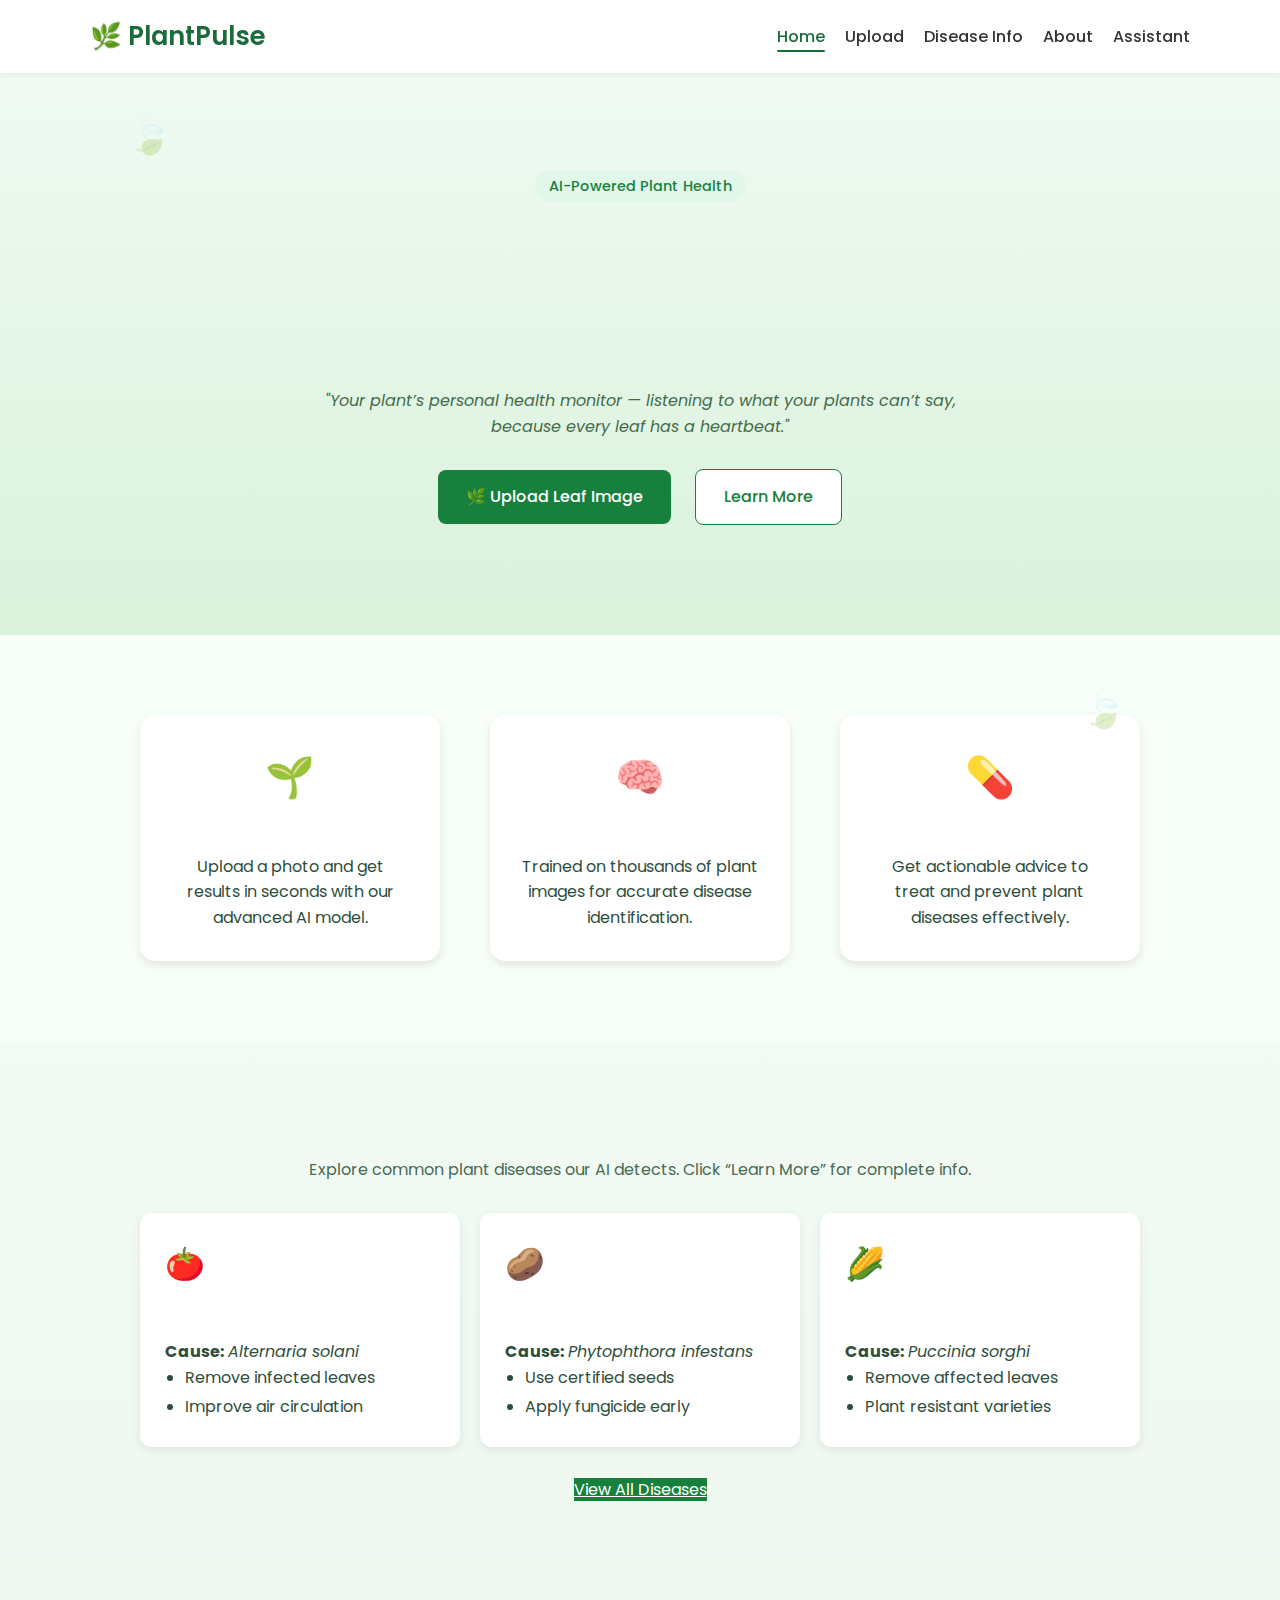
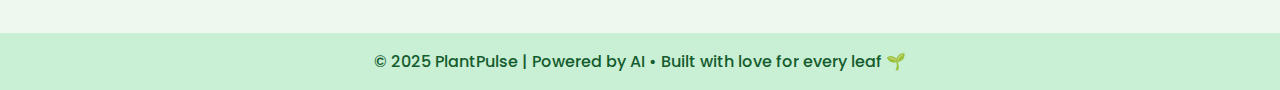
<file: index.html>
<!DOCTYPE html>
<html lang="en">
  <style>
  .fade-in { opacity: 1 !important; transform: none !important; }
</style>
<head>
  <meta charset="UTF-8" />
  <meta name="viewport" content="width=device-width, initial-scale=1.0" />
  <title>PlantPulse - AI Plant Health Detector</title>
  <link rel="stylesheet" href="style.css" />
  <link href="https://fonts.googleapis.com/css2?family=Poppins:wght@300;400;500;600&display=swap" rel="stylesheet">
</head>
<body>

  <!--  NAVBAR -->
  <header class="navbar">
    <div class="nav-container">
      <div class="logo">🌿 PlantPulse</div>
      <nav>
        <ul>
          <li><a href="index.html" class="active">Home</a></li>
          <li><a href="upload.html">Upload</a></li>
          <li><a href="info.html">Disease Info</a></li>
          <li><a href="about.html">About</a></li>
          <li><a href="assistant.html">Assistant</a></li>

        </ul>
      </nav>
    </div>
  </header>

  <!--  HERO SECTION -->
  <section class="hero fade-in" id="home">
    <div class="hero-text">
      <span class="badge">AI-Powered Plant Health</span>
      <h1>Detect Plant Diseases <span class="highlight">Instantly with AI</span></h1>
      <p class="tagline">"Your plant’s personal health monitor — listening to what your plants can’t say, because every leaf has a heartbeat."</p>
      <div class="buttons">
        <a href="upload.html" class="btn primary">🌿 Upload Leaf Image</a>
        <a href="info.html" class="btn secondary">Learn More</a>
      </div>
    </div>
  </section>

  <!--  FEATURES SECTION -->
  <section class="features fade-in" id="features">
    <div class="container">
      <div class="feature-card">
        <div class="icon">🌱</div>
        <h3>Instant Detection</h3>
        <p>Upload a photo and get results in seconds with our advanced AI model.</p>
      </div>

      <div class="feature-card">
        <div class="icon">🧠</div>
        <h3>AI-Powered</h3>
        <p>Trained on thousands of plant images for accurate disease identification.</p>
      </div>

      <div class="feature-card">
        <div class="icon">💊</div>
        <h3>Treatment Tips</h3>
        <p>Get actionable advice to treat and prevent plant diseases effectively.</p>
      </div>
    </div>
  </section>

  <!--  MINI PREVIEW SECTION -->
  <section class="preview-section fade-in" id="preview" style="padding:70px 0; text-align:center;">
    <div style="max-width:1000px; margin:0 auto;">
      <h2 style="color:#114c2d; margin-bottom:8px;">Know Your Plant’s Health</h2>
      <p style="color:#476b55; margin-bottom:30px;">Explore common plant diseases our AI detects. Click “Learn More” for complete info.</p>

      <div class="disease-grid" style="gap:20px;">
        <div class="disease-card">
          <div class="icon">🍅</div>
          <h3>Tomato Early Blight</h3>
          <p><b>Cause:</b> <i>Alternaria solani</i></p>
          <ul>
            <li>Remove infected leaves</li>
            <li>Improve air circulation</li>
          </ul>
        </div>

        <div class="disease-card">
          <div class="icon">🥔</div>
          <h3>Potato Late Blight</h3>
          <p><b>Cause:</b> <i>Phytophthora infestans</i></p>
          <ul>
            <li>Use certified seeds</li>
            <li>Apply fungicide early</li>
          </ul>
        </div>

        <div class="disease-card">
          <div class="icon">🌽</div>
          <h3>Corn Common Rust</h3>
          <p><b>Cause:</b> <i>Puccinia sorghi</i></p>
          <ul>
            <li>Remove affected leaves</li>
            <li>Plant resistant varieties</li>
          </ul>
        </div>
      </div>

      <div style="margin-top:30px;">
        <a href="info.html" class="btn primary">View All Diseases</a>
      </div>
    </div>
  </section>

  <!--  FOOTER -->
  <footer>© 2025 PlantPulse | Powered by AI • Built with love for every leaf 🌱</footer>

  <!--  SCRIPT -->
  <script src="script.js"></script> 
</body>
</html>
</file>
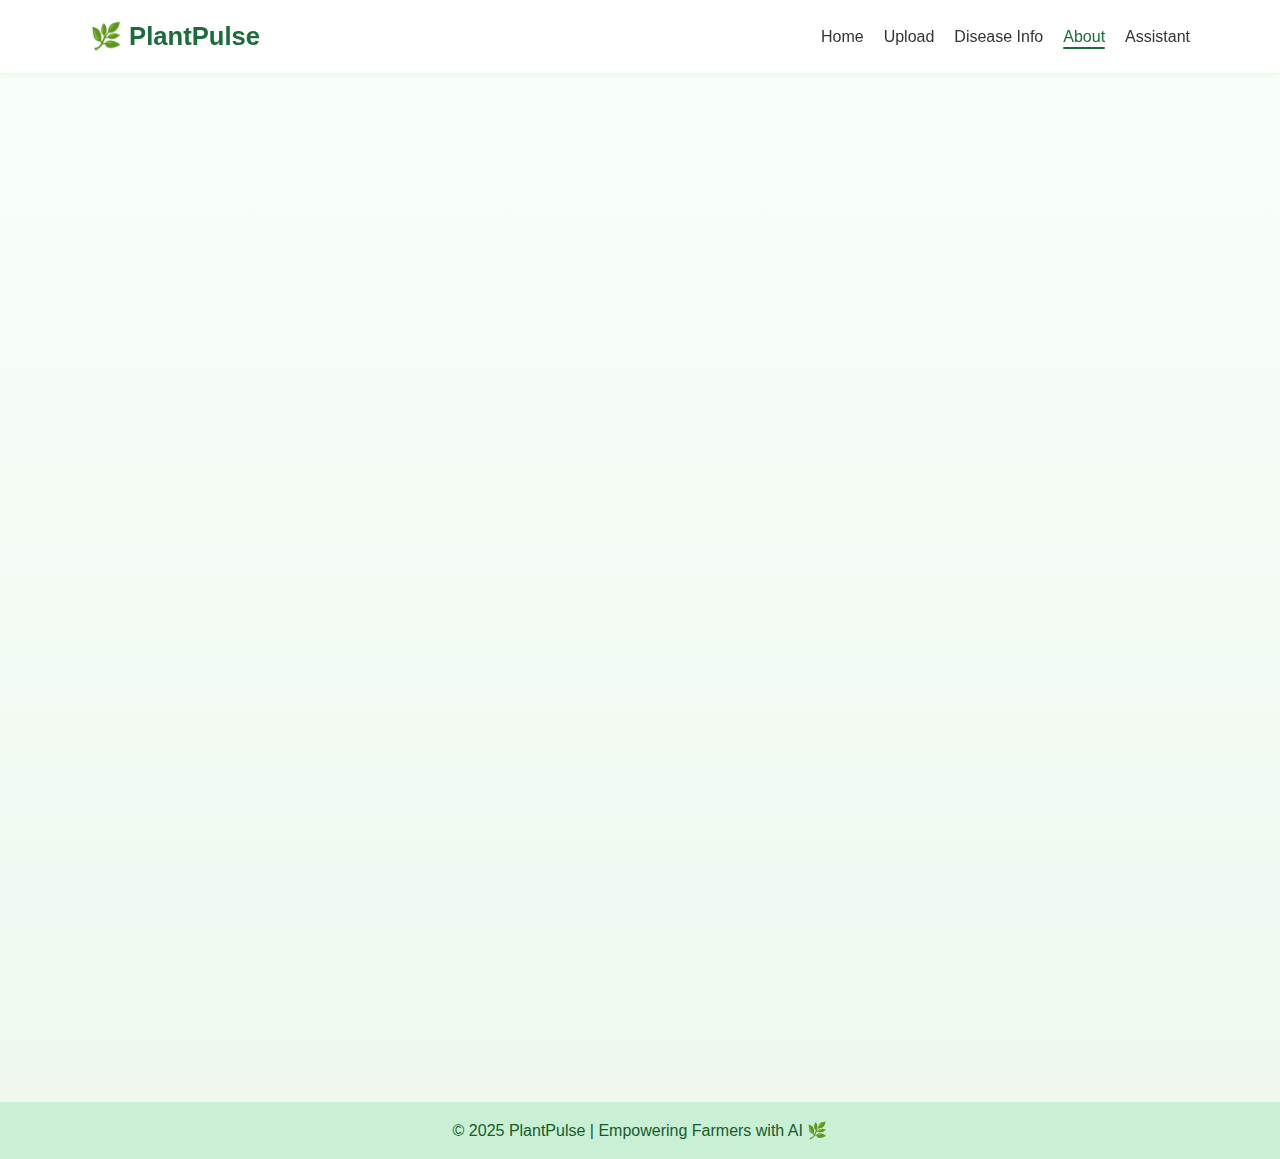
<file: about.html>
<!DOCTYPE html>
<html lang="en">
<head>
  <meta charset="UTF-8" />
  <meta name="viewport" content="width=device-width, initial-scale=1.0" />
  <title>About - PlantPulse</title>
  <link rel="stylesheet" href="style.css" />
</head>
<body>
  <header class="navbar">
    <div class="nav-container">
      <div class="logo">🌿 PlantPulse</div>
      <nav>
        <ul>
          <li><a href="index.html">Home</a></li>
          <li><a href="upload.html">Upload</a></li>
          <li><a href="info.html">Disease Info</a></li>
          <li><a href="about.html" class="active">About</a></li>
          <li><a href="assistant.html" >Assistant</a></li>
        </ul>
      </nav>
    </div>
  </header>

  <section class="about-section fade-in">
    <h2>About PlantPulse</h2>
    <p>Where AI meets nature to protect every leaf.</p>

    <div class="about-card">
      <h3>🌿 Our Mission</h3>
      <p>PlantPulse was built to help every farmer, gardener, and plant lover detect plant diseases early and act fast using deep learning models trained on thousands of images.</p>
    </div>

    <div class="about-card">
      <h3>🎯 Our Vision</h3>
      <p>To make plant health diagnosis accessible to everyone — building a sustainable future through AI-driven agriculture where technology and nature work hand in hand.</p>
    </div>

    <div class="about-grid">
      <div class="about-box">
        <div class="icon">🧠</div>
        <h4>AI-Powered</h4>
        <p>Deep learning models trained on plant disease images.</p>
      </div>
      <div class="about-box">
        <div class="icon">🌱</div>
        <h4>Nature First</h4>
        <p>Combining tech with agricultural expertise for sustainability.</p>
      </div>
      <div class="about-box">
        <div class="icon">💚</div>
        <h4>Made with Care</h4>
        <p>Built with love for every plant, farmer, and gardener.</p>
      </div>
    </div>
  </section>

  <footer>© 2025 PlantPulse | Empowering Farmers with AI 🌿</footer>
</body>
</html>
</file>
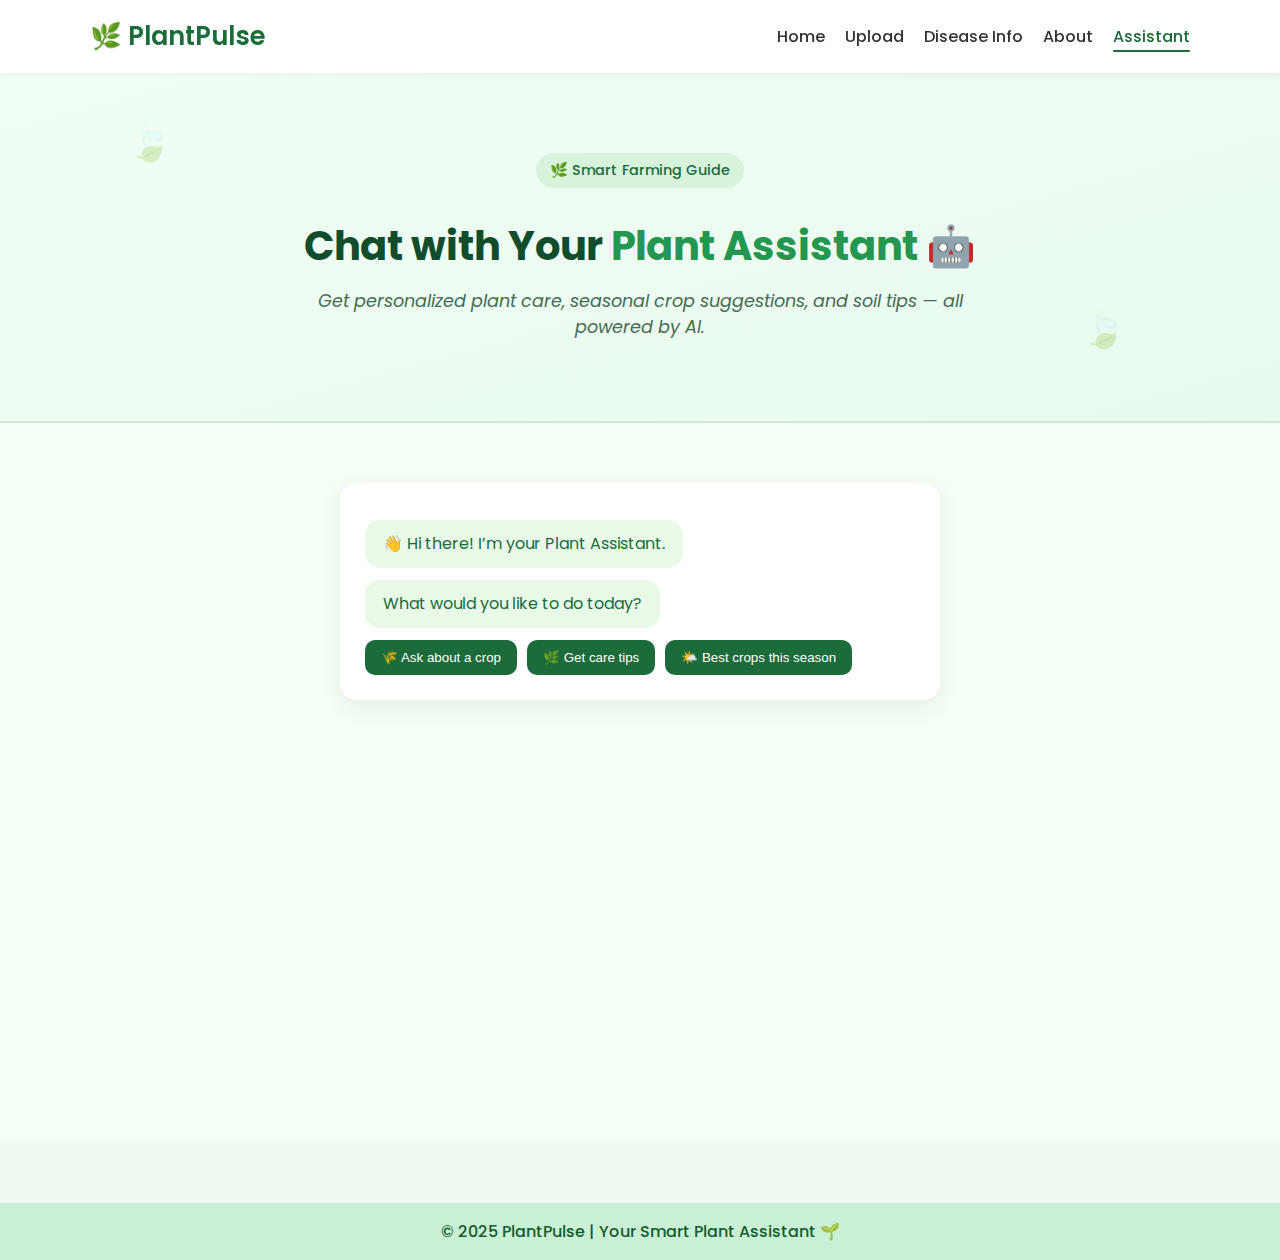
<file: assistant.html>
<!DOCTYPE html>
<html lang="en">
<head>
  <meta charset="UTF-8" />
  <meta name="viewport" content="width=device-width, initial-scale=1.0" />
  <title>Plant Assistant - PlantPulse</title>
  <link rel="stylesheet" href="style.css" />
  <link href="https://fonts.googleapis.com/css2?family=Poppins:wght@400;500;600&display=swap" rel="stylesheet">
</head>
<body>

  <!-- 🌿 NAVBAR -->
  <header class="navbar">
    <div class="nav-container">
      <div class="logo">🌿 PlantPulse</div>
      <nav>
        <ul>
          <li><a href="index.html">Home</a></li>
          <li><a href="upload.html">Upload</a></li>
          <li><a href="info.html">Disease Info</a></li>
          <li><a href="about.html">About</a></li>
          <li><a href="assistant.html" class="active">Assistant</a></li>
        </ul>
      </nav>
    </div>
  </header>

  <!-- 🤖 ASSISTANT HERO SECTION -->
  <section class="hero fade-in" id="assistant">
    <div class="hero-text">
      <span class="badge">🌿 Smart Farming Guide</span>
      <h1>Chat with Your <span class="highlight">Plant Assistant</span> 🤖</h1>
      <p class="tagline">
        Get personalized plant care, seasonal crop suggestions, and soil tips — all powered by AI.
      </p>
    </div>
  </section>

  <!-- 💬 CHATBOT SECTION -->
  <section class="chatbot-section fade-in visible">
    <div class="chat-container" id="chatContainer">
      <!-- JS dynamically adds messages here -->
    </div>
  </section>

  <!-- 🌱 FOOTER -->
  <footer>© 2025 PlantPulse | Your Smart Plant Assistant 🌱</footer>

  <!-- ✅ Scripts -->
  <script src="assistant.js"></script>

  <!-- Ensure fade-in is visible -->
  <script>
    document.addEventListener("DOMContentLoaded", () => {
      document.querySelectorAll(".fade-in").forEach(el => el.classList.add("visible"));
    });
  </script>

</body>
</html>
</file>
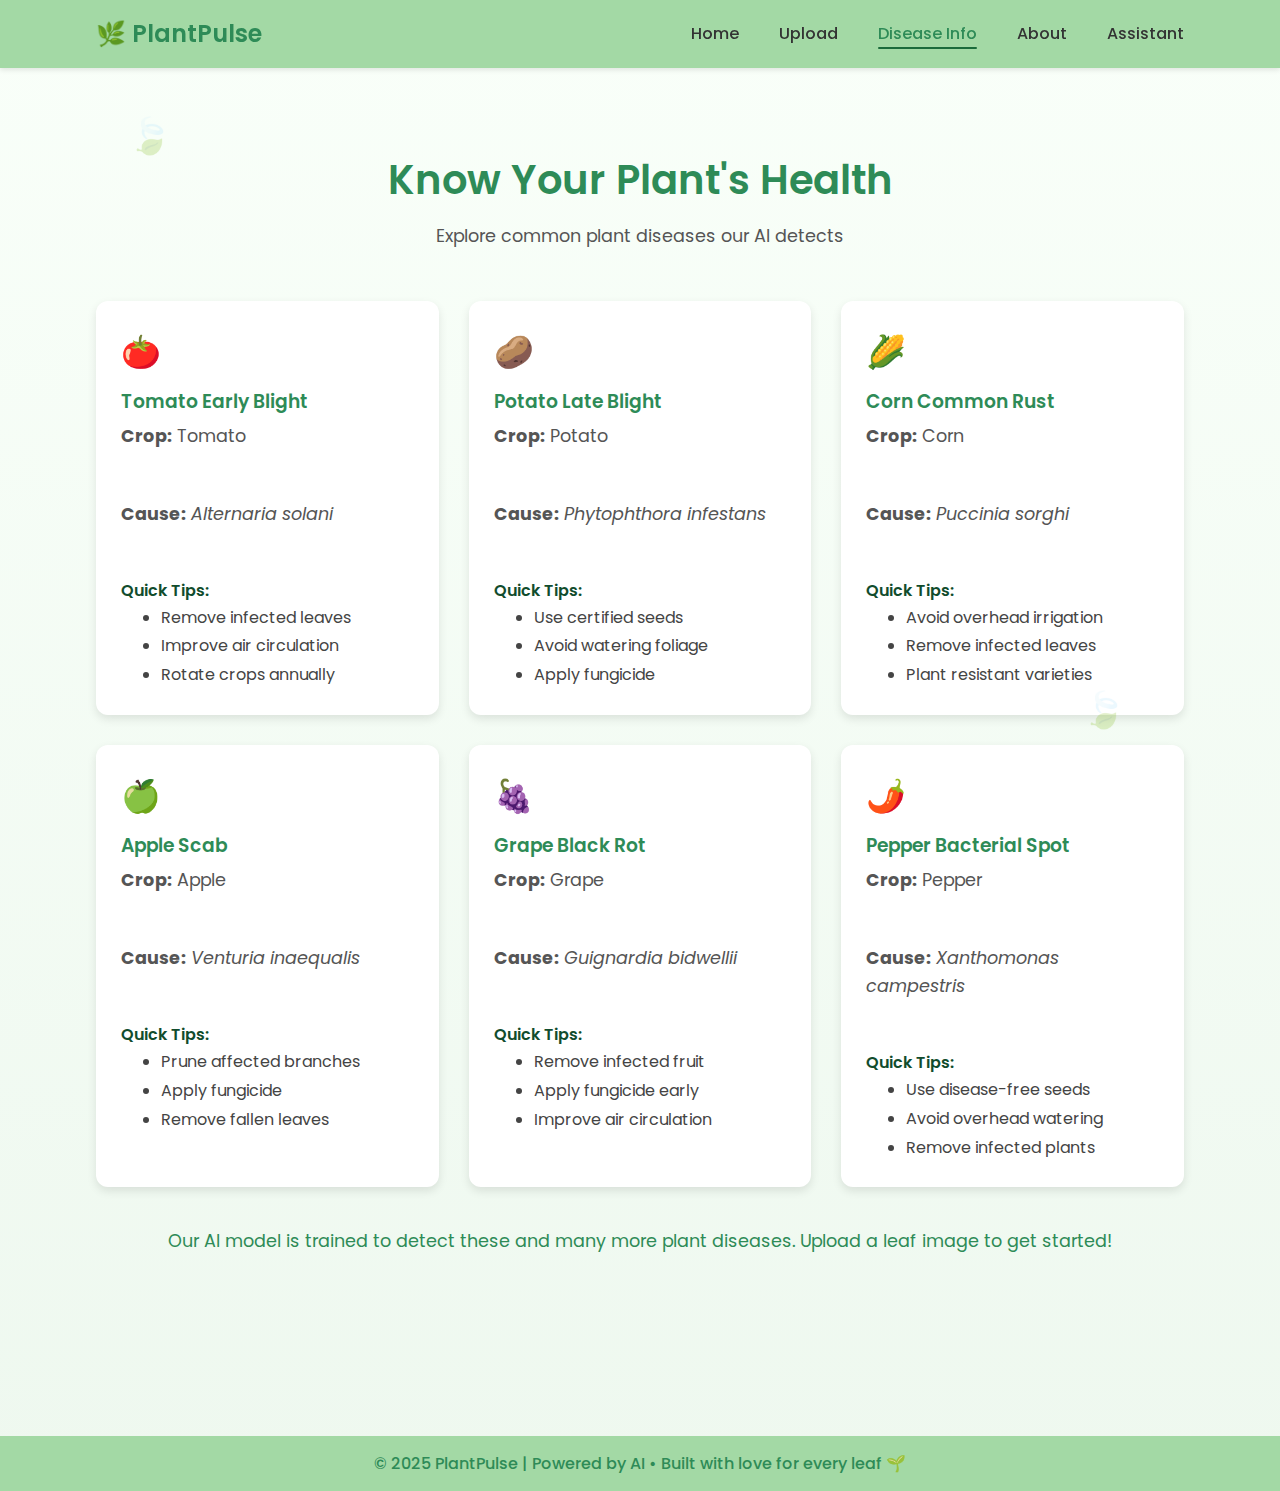
<file: info.html>
<!DOCTYPE html>
<html lang="en">
<head>
  <meta charset="UTF-8" />
  <meta name="viewport" content="width=device-width, initial-scale=1.0" />
  <title>PlantPulse - Disease Info</title>
  <link rel="stylesheet" href="style.css" />
  <link href="https://fonts.googleapis.com/css2?family=Poppins:wght@300;400;500;600&display=swap" rel="stylesheet">
  <style>
    html {
      scroll-behavior: smooth;
    }
    body {
      font-family: 'Poppins', sans-serif;
      background-color: #f8fff8;
      margin: 0;
      color: #333;
      line-height: 1.6;
    }

    .navbar {
      background-color: #A3D9A5;
      padding: 15px 0;
      box-shadow: 0 2px 5px rgba(0,0,0,0.1);
      position: sticky;
      top: 0;
      z-index: 100;
    }

    .nav-container {
      width: 85%;
      margin: 0 auto;
      display: flex;
      justify-content: space-between;
      align-items: center;
    }

    .logo {
      font-size: 1.5rem;
      font-weight: 600;
      color: #2E8B57;
    }

    nav ul {
      list-style: none;
      display: flex;
      gap: 20px;
      margin: 0;
      padding: 0;
    }

    nav ul li a {
      text-decoration: none;
      color: #333;
      font-weight: 500;
      transition: color 0.3s ease;
    }

    nav ul li a:hover,
    nav ul li a.active {
      color: #2E8B57;
    }

    /* Main section */
    .info-section {
      padding: 80px 0;
      text-align: center;
    }

    .info-section h1 {
      font-size: 2.5rem;
      color: #2E8B57;
      margin-bottom: 10px;
    }

    .info-section p {
      font-size: 1.1rem;
      color: #555;
      margin-bottom: 50px;
    }

    /* Disease grid */
    .disease-grid {
      display: grid;
      grid-template-columns: repeat(auto-fit, minmax(300px, 1fr));
      gap: 30px;
      width: 85%;
      margin: 0 auto;
    }

    .disease-card {
      background: #fff;
      border-radius: 12px;
      box-shadow: 0 4px 10px rgba(0,0,0,0.1);
      padding: 25px;
      transition: transform 0.3s ease, box-shadow 0.3s ease;
      position: relative;
      overflow: hidden;
      animation: fadeUp 0.8s ease forwards;
    }

    .disease-card:hover {
      transform: translateY(-8px);
      box-shadow: 0 8px 16px rgba(0,0,0,0.15);
    }

    .disease-card .icon {
      font-size: 2rem;
      margin-bottom: 10px;
    }

    .disease-card h3 {
      color: #2E8B57;
      margin-bottom: 5px;
    }

    .disease-card ul {
      list-style: disc;
      padding-left: 20px;
      text-align: left;
      color: #444;
    }

    @keyframes fadeUp {
      from { opacity: 0; transform: translateY(20px); }
      to { opacity: 1; transform: translateY(0); }
    }

    footer {
      text-align: center;
      background: #A3D9A5;
      padding: 15px;
      color: #2E8B57;
      font-weight: 500;
      margin-top: 50px;
    }
  </style>
</head>
<body>

  <!-- Navbar -->
  <header class="navbar">
    <div class="nav-container">
      <div class="logo">🌿 PlantPulse</div>
      <nav>
        <ul>
          <li><a href="index.html">Home</a></li>
          <li><a href="upload.html">Upload</a></li>
          <li><a href="info.html" class="active">Disease Info</a></li>
          <li><a href="about.html">About</a></li>
          <li><a href="assistant.html" >Assistant</a></li>
        </ul>
      </nav>
    </div>
  </header>

  <!-- Info Section -->
  <section class="info-section">
    <h1>Know Your Plant's Health</h1>
    <p>Explore common plant diseases our AI detects</p>

    <div class="disease-grid">
      <!-- Row 1 -->
      <div class="disease-card">
        <div class="icon">🍅</div>
        <h3>Tomato Early Blight</h3>
        <p><b>Crop:</b> Tomato</p>
        <p><b>Cause:</b> <i>Alternaria solani</i></p>
        <h4>Quick Tips:</h4>
        <ul>
          <li>Remove infected leaves</li>
          <li>Improve air circulation</li>
          <li>Rotate crops annually</li>
        </ul>
      </div>

      <div class="disease-card">
        <div class="icon">🥔</div>
        <h3>Potato Late Blight</h3>
        <p><b>Crop:</b> Potato</p>
        <p><b>Cause:</b> <i>Phytophthora infestans</i></p>
        <h4>Quick Tips:</h4>
        <ul>
          <li>Use certified seeds</li>
          <li>Avoid watering foliage</li>
          <li>Apply fungicide</li>
        </ul>
      </div>

      <div class="disease-card">
        <div class="icon">🌽</div>
        <h3>Corn Common Rust</h3>
        <p><b>Crop:</b> Corn</p>
        <p><b>Cause:</b> <i>Puccinia sorghi</i></p>
        <h4>Quick Tips:</h4>
        <ul>
          <li>Avoid overhead irrigation</li>
          <li>Remove infected leaves</li>
          <li>Plant resistant varieties</li>
        </ul>
      </div>

      <!-- Row 2 (NEW Cards) -->
      <div class="disease-card">
        <div class="icon">🍏</div>
        <h3>Apple Scab</h3>
        <p><b>Crop:</b> Apple</p>
        <p><b>Cause:</b> <i>Venturia inaequalis</i></p>
        <h4>Quick Tips:</h4>
        <ul>
          <li>Prune affected branches</li>
          <li>Apply fungicide</li>
          <li>Remove fallen leaves</li>
        </ul>
      </div>

      <div class="disease-card">
        <div class="icon">🍇</div>
        <h3>Grape Black Rot</h3>
        <p><b>Crop:</b> Grape</p>
        <p><b>Cause:</b> <i>Guignardia bidwellii</i></p>
        <h4>Quick Tips:</h4>
        <ul>
          <li>Remove infected fruit</li>
          <li>Apply fungicide early</li>
          <li>Improve air circulation</li>
        </ul>
      </div>

      <div class="disease-card">
        <div class="icon">🌶️</div>
        <h3>Pepper Bacterial Spot</h3>
        <p><b>Crop:</b> Pepper</p>
        <p><b>Cause:</b> <i>Xanthomonas campestris</i></p>
        <h4>Quick Tips:</h4>
        <ul>
          <li>Use disease-free seeds</li>
          <li>Avoid overhead watering</li>
          <li>Remove infected plants</li>
        </ul>
      </div>
    </div>

    <p style="margin-top: 40px; color: #2E8B57;">
      Our AI model is trained to detect these and many more plant diseases.
      Upload a leaf image to get started!
    </p>
  </section>

  <footer>© 2025 PlantPulse | Powered by AI • Built with love for every leaf 🌱</footer>
</body>
</html>
</file>
<file: style.css>
/* =============== GLOBAL STYLES =============== */
* {
  margin: 0;
  padding: 0;
  box-sizing: border-box;
}

html {
  scroll-behavior: smooth;
}

body {
  font-family: 'Poppins', sans-serif;
  background: linear-gradient(180deg, #f9fff9 0%, #eef8ef 100%);
  color: #1b3b2a;
  line-height: 1.6;
  overflow-x: hidden;
}

h1, h2, h3, h4 {
  font-weight: 600;
}

p {
  color: #2d4e3b;
}

/* =============== NAVBAR =============== */
.navbar {
  background: white;
  padding: 1rem 2rem;
  box-shadow: 0 2px 6px rgba(0,0,0,0.05);
  position: sticky;
  top: 0;
  z-index: 10;
}

.nav-container {
  display: flex;
  justify-content: space-between;
  align-items: center;
  max-width: 1100px;
  margin: 0 auto;
}

.logo {
  font-size: 1.6rem;
  font-weight: 600;
  color: #1b6b3b;
  display: flex;
  align-items: center;
  gap: 6px;
}

nav ul {
  display: flex;
  list-style: none;
}

nav li {
  margin-left: 20px;
}

nav a {
  text-decoration: none;
  color: #333;
  font-weight: 500;
  position: relative;
  padding-bottom: 4px;
  transition: color 0.3s ease;
}

nav a.active, nav a:hover {
  color: #1b6b3b;
}

nav a.active::after, nav a:hover::after {
  content: '';
  position: absolute;
  bottom: 0;
  left: 0;
  width: 100%;
  height: 2px;
  background: #1b6b3b;
  border-radius: 2px;
}

/* =============== HERO SECTION =============== */
.hero {
  display: flex;
  justify-content: center;
  align-items: center;
  text-align: center;
  padding: 100px 20px;
  background: linear-gradient(180deg, #f0faf3 0%, #d9f2db 100%);
}

.hero-text {
  max-width: 700px;
  animation: fadeInUp 1s ease;
}

.badge {
  background: #e0f7ea;
  color: #17803c;
  padding: 6px 14px;
  border-radius: 20px;
  font-weight: 500;
  font-size: 0.9rem;
}

.hero h1 {
  font-size: 3rem;
  font-weight: 700;
  margin: 1rem 0;
  color: #123d24;
}

.highlight {
  color: #17803c;
}

.tagline {
  font-style: italic;
  color: #446b4a;
  margin: 20px 0;
}

.buttons .btn {
  display: inline-block;
  margin: 10px;
  padding: 14px 28px;
  border-radius: 8px;
  font-weight: 500;
  text-decoration: none;
  transition: all 0.3s ease;
}

.primary {
  background: #17803c;
  color: white;
}

.secondary {
  background: white;
  border: 1px solid #17803c;
  color: #17803c;
}

.primary:hover {
  background: #145c2e;
  transform: translateY(-2px);
}

.secondary:hover {
  background: #e3f8e6;
  transform: translateY(-2px);
}

/* =============== FEATURES SECTION =============== */
.features {
  background: #f8fff8;
  padding: 80px 0;
}

.container {
  width: 80%;
  margin: auto;
  display: flex;
  flex-wrap: wrap;
  justify-content: space-around;
  gap: 25px;
}

.feature-card {
  background: white;
  border-radius: 15px;
  box-shadow: 0 4px 10px rgba(0,0,0,0.1);
  padding: 30px;
  width: 300px;
  text-align: center;
  transition: transform 0.3s ease, box-shadow 0.3s ease;
}

.feature-card:hover {
  transform: translateY(-5px);
  box-shadow: 0 8px 16px rgba(0,0,0,0.2);
}

.feature-card .icon {
  font-size: 2.5rem;
  margin-bottom: 15px;
  color: #2E8B57;
}

/* =============== UPLOAD PAGE =============== */
.upload-section {
  text-align: center;
  padding: 80px 20px;
}
/* 🌿 Center uploaded image */
.image-preview {
  display: flex;
  justify-content: center;
  align-items: center;
  margin-top: 30px;
  text-align: center;
  width: 100%;
}

.image-preview img {
  width: 250px;
  height: auto;
  border-radius: 12px;
  box-shadow: 0 4px 10px rgba(0, 0, 0, 0.15);
  display: none;
  animation: fadeIn 0.6s ease-in-out;
}

/* Simple fade-in animation */
@keyframes fadeIn {
  from {
    opacity: 0;
    transform: scale(0.95);
  }
  to {
    opacity: 1;
    transform: scale(1);
  }
}

/* Result Card */
.result-card {
  background: #ffffff;
  border-radius: 12px;
  box-shadow: 0 4px 12px rgba(0,0,0,0.1);
  padding: 25px;
  width: 80%;
  max-width: 500px;
  margin: 30px auto;
  text-align: center;
  animation: fadeInUp 0.8s ease;
}



.result-card h3 {
  color: #1b6b3b;
  margin-bottom: 10px;
}

.progress-bar-container {
  width: 100%;
  height: 12px;
  background: #e0f7ea;
  border-radius: 8px;
  margin-top: 10px;
  overflow: hidden;
}

.progress-bar {
  height: 100%;
  width: 0;
  background: linear-gradient(to right, #2E8B57, #3CB371);
  border-radius: 8px;
  transition: width 1s ease;
}

/* Upload Box Hover Effect */
.upload-box {
  border: 2px dashed #a3d9a5;
  border-radius: 12px;
  padding: 40px;
  background: #ffffff;
  width: 80%;
  max-width: 600px;
  margin: 20px auto;
  cursor: pointer;
  transition: all 0.3s ease;
  text-align: center;
}

.upload-box:hover {
  border-color: #1b6b3b;
  background: #f9fff9;
  transform: scale(1.02);
  box-shadow: 0 4px 10px rgba(0,0,0,0.05);
}

.upload-section h2 {
  font-size: 2rem;
  color: #114c2d;
  margin-bottom: 10px;
}

.upload-section p {
  margin-bottom: 30px;
  color: #476b55;
}




.image-preview {
  margin-top: 20px;
}

.image-preview img {
  width: 200px;
  border-radius: 10px;
  box-shadow: 0 2px 6px rgba(0,0,0,0.2);
  display: none;
}

/* =============== DISEASE INFO PAGE =============== */
.info-section {
  text-align: center;
  padding: 80px 20px;
}

.info-section h2 {
  font-size: 2.2rem;
  color: #114c2d;
  margin-bottom: 10px;
}

.info-section p {
  margin-bottom: 40px;
  color: #476b55;
}

.disease-grid {
  display: grid;
  grid-template-columns: repeat(auto-fit, minmax(300px, 1fr));
  gap: 30px;
  max-width: 1100px;
  margin: 0 auto;
}

.disease-card {
  background: white;
  border-radius: 12px;
  padding: 25px;
  box-shadow: 0 3px 10px rgba(0,0,0,0.08);
  transition: transform 0.3s ease, box-shadow 0.3s ease;
  text-align: left;
}

.disease-card:hover {
  transform: translateY(-6px);
  box-shadow: 0 6px 16px rgba(0,0,0,0.12);
}

.disease-card .icon {
  font-size: 2rem;
  margin-bottom: 10px;
}

.disease-card h3 {
  color: #145c2e;
  margin-bottom: 10px;
}

.disease-card h4 {
  margin-top: 15px;
  color: #114c2d;
}

.disease-card ul {
  margin-left: 20px;
  color: #2d4e3b;
  line-height: 1.8;
}

/* =============== ABOUT PAGE =============== */
.about-section {
  text-align: center;
  padding: 100px 20px;
  background: linear-gradient(180deg, #f7fff8 0%, #e6f9ec 100%);
  position: relative;
  overflow: hidden;
  animation: fadeInUp 1.2s ease forwards;
}

/* 🌿 Floating Leaf Emojis */
.about-section::before, .about-section::after {
  content: "🍃";
  position: absolute;
  font-size: 2.2rem;
  opacity: 0.25;
  animation: floatLeaves 9s linear infinite;
}

.about-section::before {
  top: 12%;
  left: 10%;
  animation-delay: 0s;
}

.about-section::after {
  bottom: 18%;
  right: 12%;
  animation-delay: 4.5s;
}

@keyframes floatLeaves {
  0% { transform: translateY(0) rotate(0deg); opacity: 0.25; }
  50% { transform: translateY(-20px) rotate(15deg); opacity: 0.45; }
  100% { transform: translateY(0) rotate(0deg); opacity: 0.25; }
}

/* 🌱 Heading Styling */
.about-section h2 {
  font-size: 2.8rem;
  color: #104b2b;
  font-weight: 700;
  margin-bottom: 12px;
  animation: popIn 1s ease forwards;
}

.about-section p {
  color: #476b55;
  font-size: 1.15rem;
  margin-top: 5px;
  opacity: 0;
  animation: fadeIn 1.5s ease 0.6s forwards;
}

/* ✨ About Cards Layout */
.about-card {
  background: #ffffff;
  border-radius: 15px;
  box-shadow: 0 4px 12px rgba(0,0,0,0.08);
  padding: 30px;
  margin: 25px auto;
  max-width: 800px;
  text-align: left;
  transition: all 0.4s ease;
  transform: scale(0.98);
  animation: fadeInUp 1s ease forwards;
}

.about-card:hover {
  transform: scale(1.02);
  box-shadow: 0 8px 20px rgba(0,0,0,0.12);
}

/* 🌼 Grid of Info Boxes */
.about-grid {
  display: grid;
  grid-template-columns: repeat(auto-fit, minmax(260px, 1fr));
  gap: 30px;
  margin-top: 50px;
  max-width: 1000px;
  margin-left: auto;
  margin-right: auto;
}

.about-box {
  background: white;
  border-radius: 15px;
  box-shadow: 0 4px 10px rgba(0,0,0,0.08);
  padding: 28px;
  transition: all 0.3s ease;
  position: relative;
  overflow: hidden;
}

.about-box:hover {
  transform: translateY(-6px);
  box-shadow: 0 8px 18px rgba(0,0,0,0.15);
}

/* 🪴 Animated Icon Accent */
.about-box::after {
  content: "🌱";
  position: absolute;
  top: -10px;
  right: -10px;
  font-size: 1.8rem;
  opacity: 0;
  transform: rotate(0deg);
  transition: all 0.4s ease;
}

.about-box:hover::after {
  opacity: 0.8;
  transform: rotate(25deg);
}

.about-box .icon {
  font-size: 2.2rem;
  color: #1b6b3b;
  margin-bottom: 12px;
}

.about-box h4 {
  color: #145c2e;
  margin-bottom: 10px;
  font-weight: 600;
}

/* 🌿 Animations */
@keyframes fadeInUp {
  from { opacity: 0; transform: translateY(30px); }
  to { opacity: 1; transform: translateY(0); }
}

@keyframes fadeIn {
  from { opacity: 0; }
  to { opacity: 1; }
}

@keyframes popIn {
  0% { opacity: 0; transform: scale(0.8) translateY(20px); }
  60% { opacity: 1; transform: scale(1.05) translateY(-5px); }
  100% { opacity: 1; transform: scale(1) translateY(0); }
}

/* 🌿 Chatbot Section */
/* 🌿 Assistant Hero Section */
#assistant {
  background: linear-gradient(to bottom right, #f0fff4, #e8f9ee);
  text-align: center;
  padding: 80px 20px;
  border-bottom: 2px solid #d1e8d3;
}

#assistant .hero-text h1 {
  font-size: 2.5rem;
  color: #114c2d;
  margin-bottom: 10px;
}

#assistant .hero-text .highlight {
  color: #23964f;
}

#assistant .badge {
  display: inline-block;
  background: #d8f3dc;
  color: #1b6b3b;
  padding: 6px 14px;
  border-radius: 20px;
  font-weight: 500;
  margin-bottom: 10px;
}

#assistant .tagline {
  font-size: 1.1rem;
  color: #476b55;
  max-width: 700px;
  margin: 0 auto;
  line-height: 1.5;
}

.chatbot-section {
  display: flex;
  justify-content: center;
  align-items: flex-start;
  min-height: 80vh;
  padding: 60px 20px;
  background: #f6fff6;
}

.chat-container {
  width: 100%;
  max-width: 600px;
  background: white;
  border-radius: 16px;
  padding: 25px;
  box-shadow: 0 6px 25px rgba(0, 0, 0, 0.08);
  font-family: 'Poppins', sans-serif;
}

.bot-message, .user-message {
  margin: 12px 0;
  padding: 12px 18px;
  border-radius: 15px;
  line-height: 1.5;
  width: fit-content;
  max-width: 90%;
}

.bot-message {
  background: #e8f9e8;
  color: #1b6b3b;
}

.user-message {
  background: #c9f0c9;
  margin-left: auto;
}

.options {
  display: flex;
  flex-wrap: wrap;
  gap: 10px;
  margin-top: 10px;
}

.chat-btn {
  background: #1b6b3b;
  color: white;
  border: none;
  border-radius: 10px;
  padding: 10px 16px;
  cursor: pointer;
  transition: all 0.3s ease;
}

.chat-btn:hover {
  background: #23964f;
  transform: scale(1.03);
}


.fertilizer-card {
  background: #e8f9e8;
  border-radius: 12px;
  padding: 15px;
  margin-top: 15px;
  box-shadow: 0 4px 10px rgba(0,0,0,0.08);
  animation: fadeInUp 0.6s ease;
}
.fertilizer-card p {
  margin: 6px 0;
  color: #145c2e;
}

/* =============== FOOTER =============== */
footer {
  background: #c9efd4;
  text-align: center;
  padding: 1rem;
  font-weight: 500;
  color: #145c2e;
  margin-top: 60px;
}

/* =============== ANIMATIONS =============== */
@keyframes fadeInUp {
  from {
    opacity: 0;
    transform: translateY(30px);
  }
  to {
    opacity: 1;
    transform: translateY(0);
  }
}

/* Scroll Animation */
/* 🌿 Fade-in Animation (clean and safe) */
.fade-in {
  opacity: 0;
  transform: translateY(30px);
  transition: opacity 0.8s ease-out, transform 0.8s ease-out;
}

.fade-in.visible {
  opacity: 1;
  transform: translateY(0);
}


/* =============== HEADING POP ANIMATION =============== */
.pop-heading {
  opacity: 0;
  transform: scale(0.8) translateY(20px);
  animation: popIn 0.8s ease-out forwards;
}

@keyframes popIn {
  0% {
    opacity: 0;
    transform: scale(0.8) translateY(20px);
  }
  60% {
    opacity: 1;
    transform: scale(1.05) translateY(-5px);
  }
  100% {
    opacity: 1;
    transform: scale(1) translateY(0);
  }
}
/* 🌿 FLOATING LEAVES ON ALL PAGE HEADINGS */
/* This will automatically apply to all major sections (hero, upload, about, assistant, info) */

.hero::before,
.hero::after,
.upload-section::before,
.upload-section::after,
.about-section::before,
.about-section::after,
.info-section::before,
.info-section::after,
#assistant::before,
#assistant::after {
  content: "🍃";
  position: absolute;
  font-size: 2.2rem;
  opacity: 0.25;
  animation: floatLeaves 9s linear infinite;
  pointer-events: none;
}

/* Positioning for before/after leaves */
.hero::before,
.upload-section::before,
.about-section::before,
.info-section::before,
#assistant::before {
  top: 12%;
  left: 10%;
  animation-delay: 0s;
}

.hero::after,
.upload-section::after,
.about-section::after,
.info-section::after,
#assistant::after {
  bottom: 18%;
  right: 12%;
  animation-delay: 4.5s;
}

/* Floating leaf animation */
@keyframes floatLeaves {
  0% {
    transform: translateY(0) rotate(0deg);
    opacity: 0.25;
  }
  50% {
    transform: translateY(-20px) rotate(15deg);
    opacity: 0.45;
  }
  100% {
    transform: translateY(0) rotate(0deg);
    opacity: 0.25;
  }
}

/* =============== RESPONSIVE DESIGN =============== */
@media (max-width: 768px) {
  .hero h1 {
    font-size: 2.2rem;
  }

  .nav-container {
    flex-direction: column;
  }

  nav ul {
    flex-wrap: wrap;
    justify-content: center;
  }

  .upload-box {
    width: 95%;
  }
}
</file>
